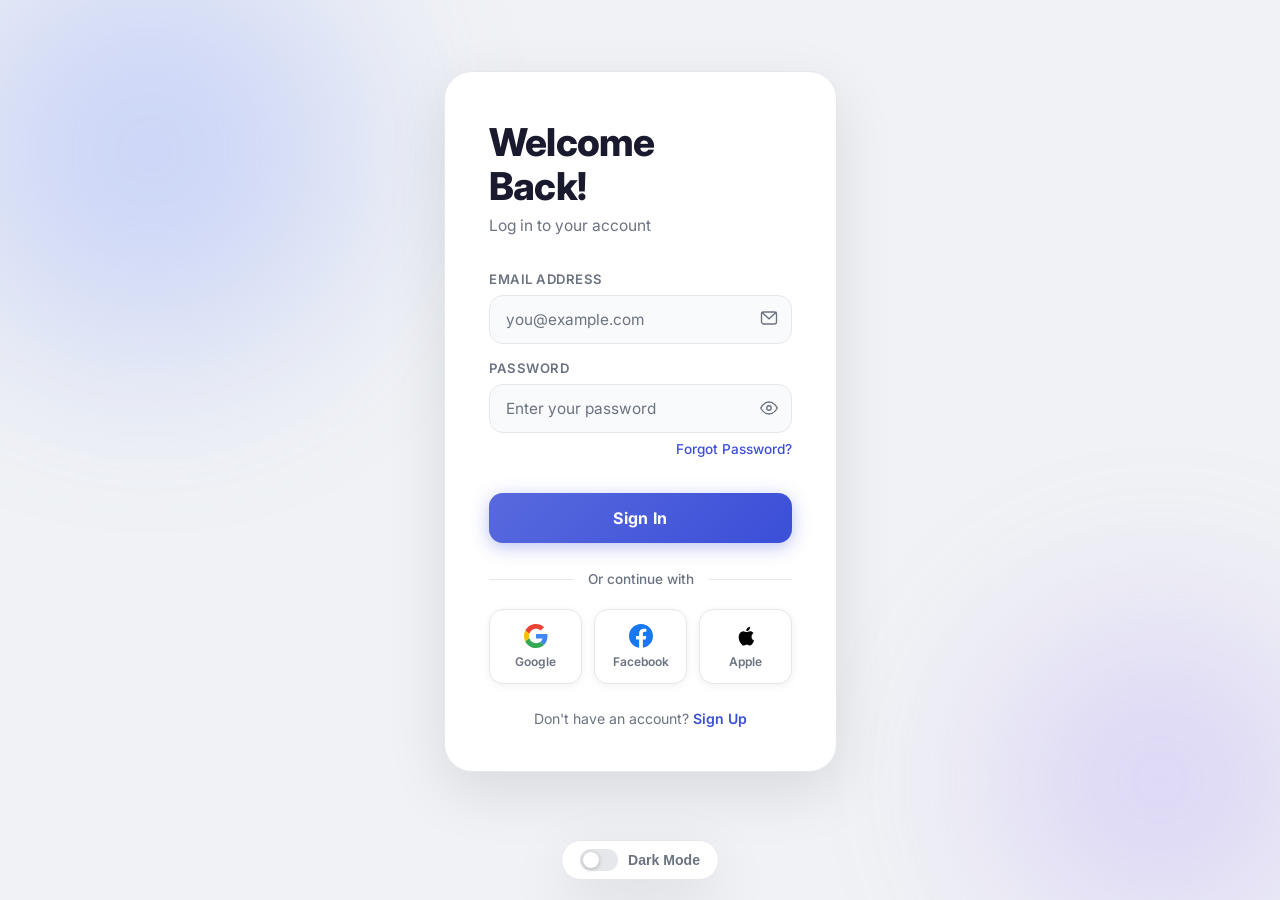
<file: index.html>
<!DOCTYPE html>
<html lang="en">

<head>
  <meta charset="UTF-8" />
  <meta name="viewport" content="width=device-width, initial-scale=1.0" />
  <title>Welcome Back – Sign In</title>
  <meta name="description" content="Sign in to your account securely with email, password, or social login." />
  <meta name="theme-color" content="#3b4fd8" />
  <link rel="preconnect" href="https://fonts.googleapis.com" />
  <link rel="preconnect" href="https://fonts.gstatic.com" crossorigin />
  <link href="https://fonts.googleapis.com/css2?family=Inter:wght@300;400;500;600;700;800&display=swap"
    rel="stylesheet" />
  <link rel="stylesheet" href="styles.css" />
</head>

<body>

  <!-- Toast Notification -->
  <div class="toast" id="toast" role="alert"></div>

  <div class="page">
    <div class="card" role="main">

      <!-- Header -->
      <div class="card-header">
        <h1>Welcome<br>Back!</h1>
        <p>Log in to your account</p>
      </div>

      <!-- Login Form -->
      <form id="login-form" novalidate>

        <!-- Email Field -->
        <div class="form-group">
          <label for="email">Email Address</label>
          <div class="input-wrap">
            <input type="email" id="email" name="email" placeholder="you@example.com" autocomplete="email" required />
            <span class="input-icon">
              <svg xmlns="http://www.w3.org/2000/svg" width="18" height="18" fill="none" viewBox="0 0 24 24"
                stroke="currentColor" stroke-width="1.8">
                <rect x="2" y="4" width="20" height="16" rx="3" ry="3" />
                <polyline points="2,4 12,13 22,4" />
              </svg>
            </span>
          </div>
        </div>

        <!-- Password Field -->
        <div class="form-group">
          <label for="password">Password</label>
          <div class="input-wrap">
            <input type="password" id="password" name="password" placeholder="Enter your password"
              autocomplete="current-password" required />
            <button type="button" class="eye-btn" id="eye-btn" aria-label="Toggle password visibility">
              <svg id="eye-icon" xmlns="http://www.w3.org/2000/svg" width="18" height="18" fill="none"
                viewBox="0 0 24 24" stroke="currentColor" stroke-width="1.8">
                <path d="M1 12s4-8 11-8 11 8 11 8-4 8-11 8-11-8-11-8z" />
                <circle cx="12" cy="12" r="3" />
              </svg>
            </button>
          </div>
          <div class="forgot-row">
            <a href="#" id="forgot-link">Forgot Password?</a>
          </div>
        </div>

        <!-- Sign In Button -->
        <button type="submit" class="btn-signin" id="signin-btn">Sign In</button>

      </form>

      <!-- Divider -->
      <div class="divider">Or continue with</div>

      <!-- Social Login Buttons -->
      <div class="social-row">

        <!-- Google -->
        <button type="button" class="btn-social" id="btn-google" aria-label="Continue with Google">
          <svg viewBox="0 0 48 48" xmlns="http://www.w3.org/2000/svg">
            <path fill="#EA4335"
              d="M24 9.5c3.54 0 6.71 1.22 9.21 3.6l6.85-6.85C35.9 2.38 30.47 0 24 0 14.62 0 6.51 5.38 2.56 13.22l7.98 6.19C12.43 13.72 17.74 9.5 24 9.5z" />
            <path fill="#4285F4"
              d="M46.98 24.55c0-1.57-.15-3.09-.38-4.55H24v9.02h12.94c-.58 2.96-2.26 5.48-4.78 7.18l7.73 6c4.51-4.18 7.09-10.36 7.09-17.65z" />
            <path fill="#FBBC05"
              d="M10.53 28.59c-.48-1.45-.76-2.99-.76-4.59s.27-3.14.76-4.59l-7.98-6.19C.92 16.46 0 20.12 0 24c0 3.88.92 7.54 2.56 10.78l7.97-6.19z" />
            <path fill="#34A853"
              d="M24 48c6.48 0 11.93-2.13 15.89-5.81l-7.73-6c-2.15 1.45-4.92 2.3-8.16 2.3-6.26 0-11.57-4.22-13.47-9.91l-7.98 6.19C6.51 42.62 14.62 48 24 48z" />
          </svg>
          <span>Google</span>
        </button>

        <!-- Facebook -->
        <button type="button" class="btn-social" id="btn-facebook" aria-label="Continue with Facebook">
          <svg viewBox="0 0 48 48" xmlns="http://www.w3.org/2000/svg">
            <path fill="#1877F2"
              d="M48 24C48 10.745 37.255 0 24 0S0 10.745 0 24c0 11.979 8.776 21.908 20.25 23.708V30.938h-6.094V24H20.25v-5.344c0-6.012 3.578-9.328 9.053-9.328 2.624 0 5.372.469 5.372.469v5.906h-3.025c-2.981 0-3.91 1.85-3.91 3.747V24h6.656l-1.063 6.938H27.74V47.708C39.224 45.908 48 35.979 48 24z" />
          </svg>
          <span>Facebook</span>
        </button>

        <!-- Apple -->
        <button type="button" class="btn-social" id="btn-apple" aria-label="Continue with Apple">
          <svg viewBox="0 0 48 48" xmlns="http://www.w3.org/2000/svg">
            <path fill="currentColor"
              d="M35.076 25.386c-.043-4.776 3.9-7.075 4.075-7.194-2.22-3.247-5.675-3.692-6.9-3.74-2.939-.298-5.747 1.741-7.237 1.741-1.49 0-3.793-1.703-6.237-1.657-3.196.046-6.148 1.862-7.79 4.725-3.33 5.78-.853 14.34 2.39 19.033 1.593 2.306 3.475 4.888 5.949 4.796 2.392-.098 3.295-1.537 6.185-1.537 2.89 0 3.718 1.537 6.255 1.485 2.57-.046 4.198-2.342 5.785-4.653 1.82-2.663 2.572-5.24 2.614-5.376-.057-.022-5.046-1.933-5.09-7.623zM30.357 11.36c1.323-1.606 2.212-3.831 1.969-6.046-1.904.077-4.21 1.274-5.576 2.879-1.222 1.42-2.292 3.699-2.004 5.876 2.124.164 4.287-1.096 5.611-2.709z" />
          </svg>
          <span>Apple</span>
        </button>

      </div>

      <!-- Sign Up Link -->
      <p class="signup-link">
        Don't have an account? <a href="#" id="signup-link">Sign Up</a>
      </p>

    </div>
  </div>

  <!-- Dark Mode Toggle -->
  <button id="dark-toggle" aria-label="Toggle dark mode">
    <div class="toggle-track">
      <div class="toggle-knob"></div>
    </div>
    <span class="toggle-label" id="toggle-label">Dark Mode</span>
  </button>

  <script type="module" src="script.js"></script>
</body>

</html>
</file>
<file: styles.css>
*,
*::before,
*::after {
  box-sizing: border-box;
  margin: 0;
  padding: 0;
}

:root {
  --bg: #f0f2f5;
  --card: #ffffff;
  --text-primary: #1a1a2e;
  --text-secondary: #6b7280;
  --border: #e5e7eb;
  --input-bg: #f9fafb;
  --accent: #3b4fd8;
  --accent-hover: #2f3fbf;
  --accent-shadow: rgba(59, 79, 216, 0.35);
  --shadow: 0 20px 60px rgba(0, 0, 0, 0.10);
  --social-bg: #ffffff;
  --social-border: #e5e7eb;
  --social-shadow: 0 2px 8px rgba(0, 0, 0, 0.06);
  --divider: #e5e7eb;
  --toggle-bg: #e5e7eb;
  --toggle-knob: #ffffff;
  --transition: 0.3s ease;
  color-scheme: light;
}

body.dark {
  --bg: #0f1117;
  --card: #1a1d27;
  --text-primary: #f1f5f9;
  --text-secondary: #94a3b8;
  --border: #2d3148;
  --input-bg: #232636;
  --accent: #5b73ff;
  --accent-hover: #4a62ee;
  --accent-shadow: rgba(91, 115, 255, 0.4);
  --shadow: 0 20px 60px rgba(0, 0, 0, 0.5);
  --social-bg: #232636;
  --social-border: #2d3148;
  --social-shadow: 0 2px 8px rgba(0, 0, 0, 0.3);
  --divider: #2d3148;
  --toggle-bg: #5b73ff;
  --toggle-knob: #ffffff;
  color-scheme: dark;
}

html,
body {
  min-height: 100vh;
  font-family: 'Inter', sans-serif;
  background: var(--bg);
  transition: background var(--transition), color var(--transition);
  display: flex;
  align-items: center;
  justify-content: center;
}

/* Ambient background blobs */
body::before,
body::after {
  content: '';
  position: fixed;
  border-radius: 50%;
  filter: blur(80px);
  z-index: 0;
  pointer-events: none;
  opacity: 0.35;
  transition: opacity var(--transition);
}

body::before {
  width: 500px;
  height: 500px;
  background: radial-gradient(circle, #6c8aff, transparent);
  top: -100px;
  left: -100px;
}

body::after {
  width: 400px;
  height: 400px;
  background: radial-gradient(circle, #a78bfa, transparent);
  bottom: -80px;
  right: -80px;
}

body.dark::before {
  opacity: 0.18;
}

body.dark::after {
  opacity: 0.14;
}

.page {
  position: relative;
  z-index: 1;
  width: 100%;
  min-height: 100vh;
  display: flex;
  align-items: center;
  justify-content: center;
  padding: 24px 16px 80px;
}

/* Card */
.card {
  background: var(--card);
  border-radius: 28px;
  padding: 48px 44px 44px;
  width: 100%;
  max-width: 420px;
  box-shadow: var(--shadow);
  border: 1px solid var(--border);
  transition: background var(--transition), box-shadow var(--transition), border-color var(--transition);
  animation: fadeUp 0.55s cubic-bezier(0.22, 1, 0.36, 1) both;
  will-change: transform, opacity;
}

@keyframes fadeUp {
  from {
    opacity: 0;
    transform: translateY(30px);
  }

  to {
    opacity: 1;
    transform: translateY(0);
  }
}

/* Header */
.card-header {
  margin-bottom: 36px;
}

.card-header h1 {
  font-size: 2.4rem;
  font-weight: 800;
  color: var(--text-primary);
  line-height: 1.15;
  transition: color var(--transition);
  letter-spacing: -0.02em;
}

.card-header p {
  margin-top: 8px;
  font-size: 0.97rem;
  color: var(--text-secondary);
  font-weight: 400;
  transition: color var(--transition);
}

/* Form */
.form-group {
  margin-bottom: 16px;
  position: relative;
}

.form-group label {
  display: block;
  font-size: 0.82rem;
  font-weight: 600;
  color: var(--text-secondary);
  margin-bottom: 8px;
  letter-spacing: 0.04em;
  text-transform: uppercase;
  transition: color var(--transition);
}

.input-wrap {
  position: relative;
  display: flex;
  align-items: center;
}

.input-wrap input {
  width: 100%;
  padding: 14px 44px 14px 16px;
  border: 1.5px solid var(--border);
  border-radius: 14px;
  background: var(--input-bg);
  color: var(--text-primary);
  font-size: 0.96rem;
  font-family: 'Inter', sans-serif;
  outline: none;
  transition: border-color 0.2s, box-shadow 0.2s, background var(--transition), color var(--transition);
}

.input-wrap input::placeholder {
  color: var(--text-secondary);
}

.input-wrap input:focus {
  border-color: var(--accent);
  box-shadow: 0 0 0 4px var(--accent-shadow);
  background: var(--card);
}

.input-icon {
  position: absolute;
  right: 14px;
  color: var(--text-secondary);
  pointer-events: none;
  transition: color var(--transition);
}

.eye-btn {
  position: absolute;
  right: 14px;
  background: none;
  border: none;
  cursor: pointer;
  color: var(--text-secondary);
  padding: 0;
  line-height: 1;
  transition: color 0.2s;
}

.eye-btn:hover {
  color: var(--accent);
}

/* Forgot password */
.forgot-row {
  display: flex;
  justify-content: flex-end;
  margin-top: 8px;
  margin-bottom: 4px;
}

.forgot-row a {
  font-size: 0.85rem;
  color: var(--accent);
  text-decoration: none;
  font-weight: 500;
  transition: opacity 0.2s;
}

.forgot-row a:hover {
  opacity: 0.75;
}

/* Sign In button */
.btn-signin {
  width: 100%;
  padding: 15px;
  background: var(--accent);
  color: #fff;
  font-size: 1rem;
  font-weight: 700;
  font-family: 'Inter', sans-serif;
  border: none;
  border-radius: 14px;
  cursor: pointer;
  margin-top: 20px;
  letter-spacing: 0.02em;
  transition: background 0.2s, transform 0.15s, box-shadow 0.2s;
  box-shadow: 0 4px 18px var(--accent-shadow);
  position: relative;
  overflow: hidden;
}

.btn-signin::after {
  content: '';
  position: absolute;
  inset: 0;
  background: linear-gradient(135deg, rgba(255, 255, 255, 0.15), transparent);
  border-radius: inherit;
}

.btn-signin:hover {
  background: var(--accent-hover);
  transform: translateY(-2px);
  box-shadow: 0 8px 24px var(--accent-shadow);
}

.btn-signin:active {
  transform: translateY(0);
}

/* Ripple */
.btn-signin .ripple {
  position: absolute;
  border-radius: 50%;
  background: rgba(255, 255, 255, 0.3);
  transform: scale(0);
  animation: ripple-anim 0.55s linear;
  pointer-events: none;
}

@keyframes ripple-anim {
  to {
    transform: scale(4);
    opacity: 0;
  }
}

/* Divider */
.divider {
  display: flex;
  align-items: center;
  gap: 14px;
  margin: 28px 0 22px;
  color: var(--text-secondary);
  font-size: 0.85rem;
  font-weight: 500;
  transition: color var(--transition);
}

.divider::before,
.divider::after {
  content: '';
  flex: 1;
  height: 1px;
  background: var(--divider);
  transition: background var(--transition);
}

/* Social buttons */
.social-row {
  display: flex;
  gap: 12px;
  justify-content: center;
}

.btn-social {
  flex: 1;
  display: flex;
  flex-direction: column;
  align-items: center;
  gap: 6px;
  padding: 14px 8px;
  background: var(--social-bg);
  border: 1.5px solid var(--social-border);
  border-radius: 14px;
  cursor: pointer;
  transition: transform 0.2s, box-shadow 0.2s, border-color 0.2s, background var(--transition);
  box-shadow: var(--social-shadow);
  font-family: 'Inter', sans-serif;
}

.btn-social:hover {
  transform: translateY(-3px);
  box-shadow: 0 8px 20px rgba(0, 0, 0, 0.12);
  border-color: var(--accent);
}

.btn-social svg {
  width: 24px;
  height: 24px;
  flex-shrink: 0;
}

.btn-social span {
  font-size: 0.75rem;
  font-weight: 600;
  color: var(--text-secondary);
  transition: color var(--transition);
}

/* Sign Up link */
.signup-link {
  text-align: center;
  margin-top: 26px;
  font-size: 0.88rem;
  color: var(--text-secondary);
  transition: color var(--transition);
}

.signup-link a {
  color: var(--accent);
  font-weight: 600;
  text-decoration: none;
  transition: opacity 0.2s;
}

.signup-link a:hover {
  opacity: 0.75;
}

/* Dark mode toggle */
#dark-toggle {
  position: fixed;
  bottom: 20px;
  left: 50%;
  transform: translateX(-50%);
  display: flex;
  align-items: center;
  gap: 10px;
  background: var(--card);
  border: 1.5px solid var(--border);
  border-radius: 50px;
  padding: 8px 18px;
  cursor: pointer;
  box-shadow: var(--shadow);
  transition: background var(--transition), border-color var(--transition), box-shadow var(--transition);
  z-index: 100;
  user-select: none;
}

#dark-toggle:hover {
  box-shadow: 0 6px 20px rgba(0, 0, 0, 0.15);
}

#dark-toggle .toggle-track {
  width: 38px;
  height: 22px;
  background: var(--toggle-bg);
  border-radius: 11px;
  position: relative;
  transition: background var(--transition);
}

#dark-toggle .toggle-knob {
  width: 16px;
  height: 16px;
  background: var(--toggle-knob);
  border-radius: 50%;
  position: absolute;
  top: 3px;
  left: 3px;
  transition: transform 0.3s cubic-bezier(0.34, 1.56, 0.64, 1), background var(--transition);
  box-shadow: 0 1px 4px rgba(0, 0, 0, 0.25);
}

body.dark #dark-toggle .toggle-knob {
  transform: translateX(16px);
}

#dark-toggle .toggle-label {
  font-size: 0.88rem;
  font-weight: 600;
  color: var(--text-secondary);
  transition: color var(--transition);
}

/* Toast */
.toast {
  position: fixed;
  top: 24px;
  left: 50%;
  transform: translateX(-50%) translateY(-12px);
  background: var(--accent);
  color: #fff;
  padding: 12px 24px;
  border-radius: 50px;
  font-size: 0.9rem;
  font-weight: 600;
  box-shadow: 0 8px 24px var(--accent-shadow);
  opacity: 0;
  transition: opacity 0.3s, transform 0.3s;
  pointer-events: none;
  z-index: 200;
  white-space: nowrap;
}

.toast.show {
  opacity: 1;
  transform: translateX(-50%) translateY(0);
}

@media (max-width: 480px) {
  .card {
    padding: 36px 24px 32px;
  }

  .card-header h1 {
    font-size: 2rem;
  }
}

/* Reduced motion accessibility */
@media (prefers-reduced-motion: reduce) {

  *,
  *::before,
  *::after {
    animation-duration: 0.01ms !important;
    animation-iteration-count: 1 !important;
    transition-duration: 0.01ms !important;
  }
}

/* Keyboard focus styles */
.btn-signin:focus-visible,
.btn-social:focus-visible,
.eye-btn:focus-visible,
#dark-toggle:focus-visible,
.input-wrap input:focus-visible {
  outline: 3px solid var(--accent);
  outline-offset: 3px;
}
</file>
